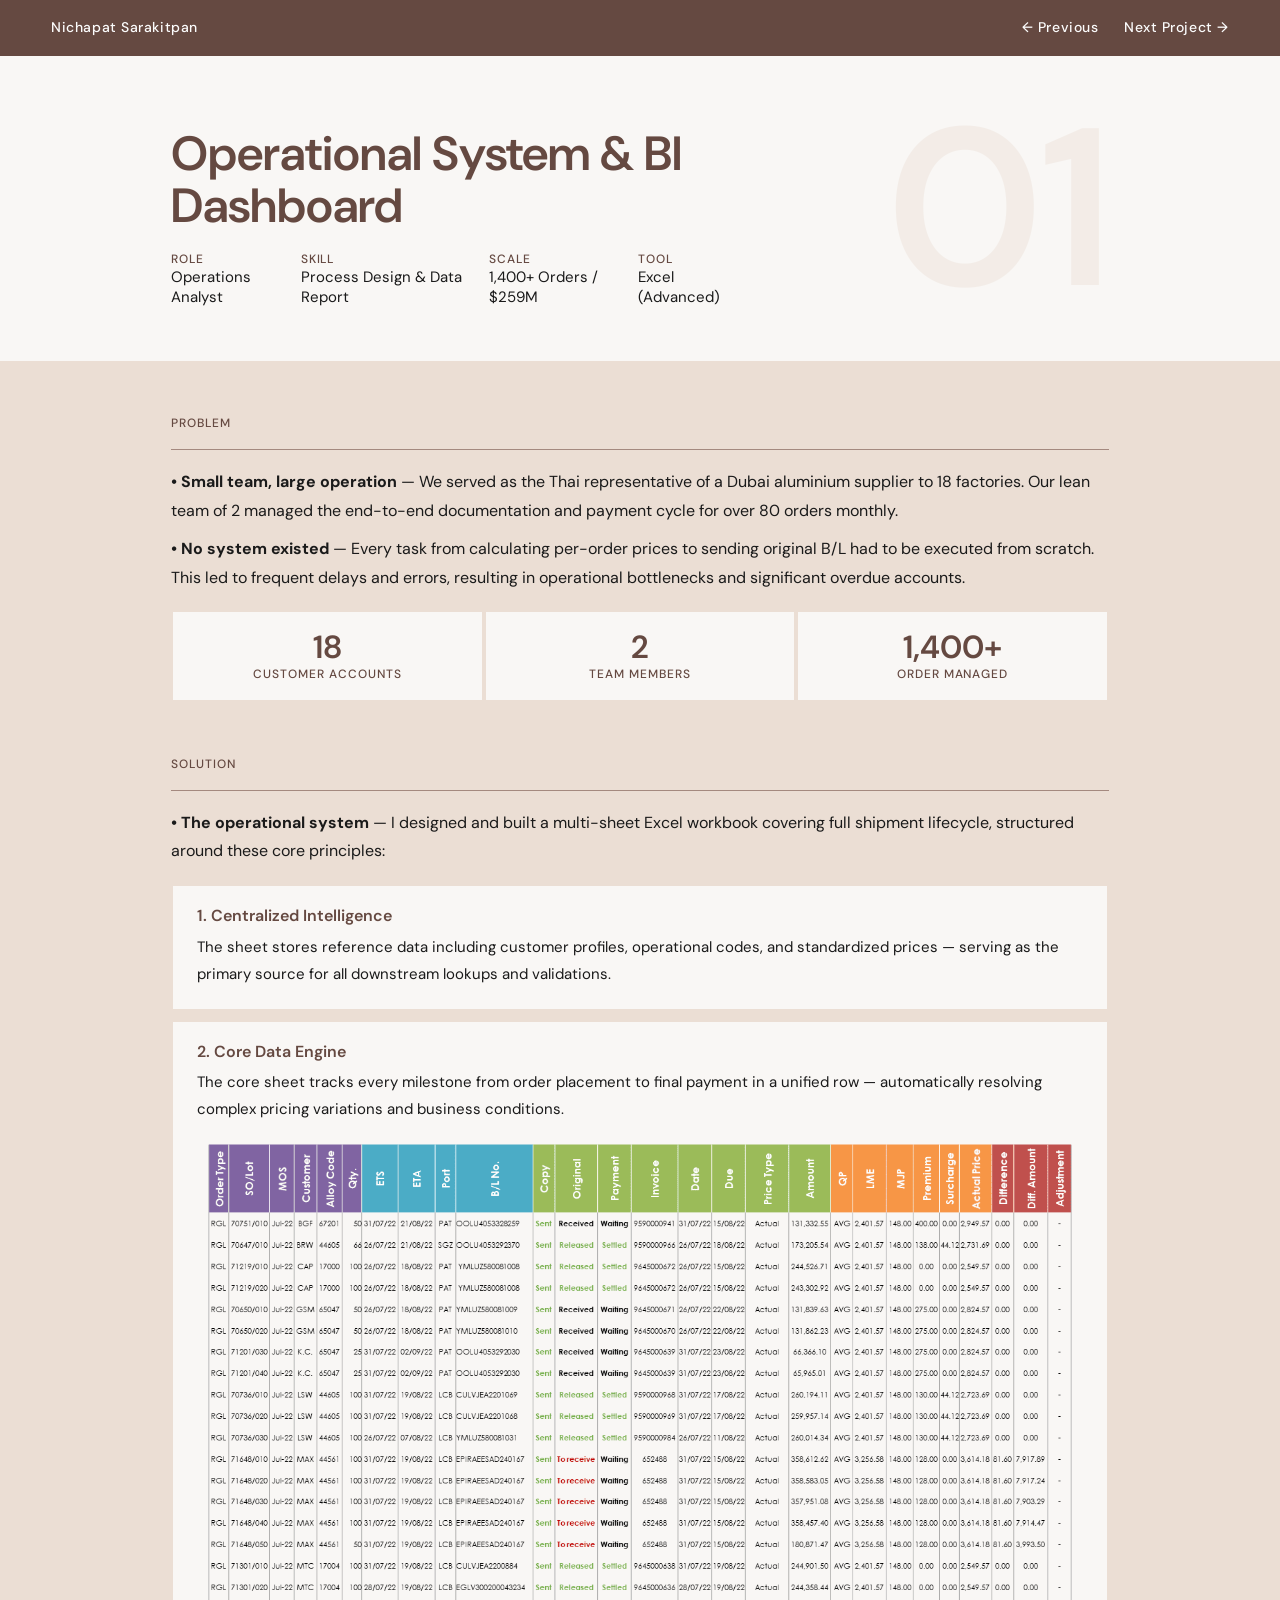
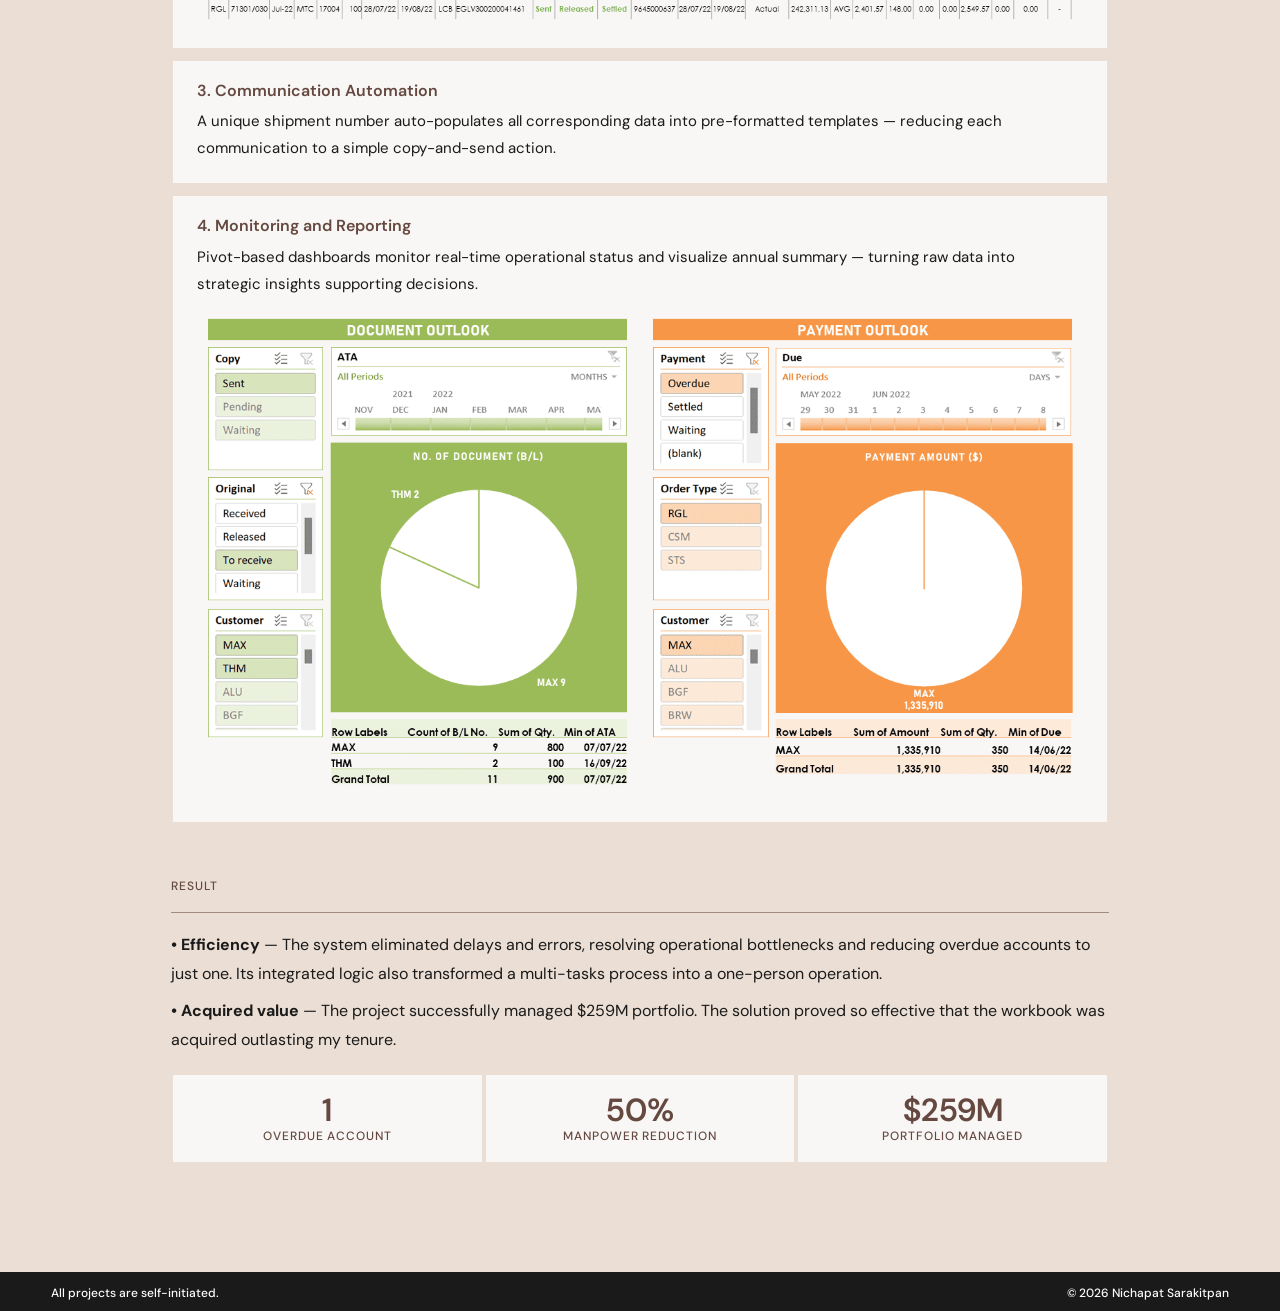
<file: project-1.html>
<!DOCTYPE html>
<html lang="en">
<head>
    <meta charset="UTF-8">
    <meta name="viewport" content="width=device-width, initial-scale=1.0">
    <title> Nichapat | Ops System & BI </title>
    <link rel="stylesheet" href="style.css">          
    <link rel="stylesheet" href="https://fonts.googleapis.com/css2?family=DM+Sans:ital,opsz,wght@0,9..40,300;0,9..40,400;0,9..40,500;0,9..40,600;1,9..40,400&display=swap">  
</head>
<body class="body">
    <nav>
        <div class="nav">
            <a href="index.html" > 
                <span class="full"> Nichapat Sarakitpan </span>
                <span class="short"> Nichapat </span>
            </a></div>
        <div class="nav">
            <a href="project-3.html" > ← Previous </a>
            <a href="project-2.html" > Next Project → </a>
        </div>
    </nav>
    <!-- Banner -->
    <div class="body-cr">
        <div class="banner">      
        <div class="banner-num"> 01 </div>  
        <div class="banner-txt">
            <h3> Operational System & BI Dashboard </h3>
            <div class="nav">
                <div><h5> Role </h5>
                    <p> Operations Analyst </p></div>
                <div><h5> Skill </h5>
                    <p> Process Design & Data Report </p></div>
                <div><h5> Scale </h5>
                    <p> 1,400+ Orders / $259M </p></div>
                <div><h5> Tool </h5>
                    <p> Excel (Advanced) </p></div>
            </div>
        </div>    
        </div>
    </div>
    <div class="body-nr">
        <!-- Problem -->
        <div class="section">
            <h5> Problem </h5> 
            <div class="fulline"></div>    
            <p><b> • Small team, large operation </b> 
                — We served as the Thai representative of a Dubai aluminium supplier to 18 factories. 
                Our lean team of 2 managed the end-to-end documentation and payment cycle for over 80 orders monthly. </p>
            <p><b> • No system existed </b> 
                — Every task from calculating per-order prices to sending original B/L had to be executed from scratch. 
                This led to frequent delays and errors, resulting in operational bottlenecks and significant overdue accounts. </p> 
            <div class="colbox-ct">
                <div class="boxtxt-ct">
                    <h2> 18 </h2>
                    <h5> Customer Accounts </h5></div>
                <div class="boxtxt-ct">
                    <h2> 2 </h2>
                    <h5> Team Members </h5></div>
                <div class="boxtxt-ct">
                    <h2> 1,400+ </h2>
                    <h5> Order Managed </h5></div>
            </div>   
        </div>
        <!-- Solution -->
        <div class="section">
            <h5> Solution </h5> 
            <div class="fulline"></div>
            <p><b> • The operational system </b>
                — I designed and built a multi-sheet Excel workbook covering full shipment lifecycle, 
                structured around these core principles: </p>
            <div class="rowbox">
                <div class="boxtxt">
                    <p><h1> 1. Centralized Intelligence </h1></p> 
                    <p> The sheet stores reference data including customer profiles, operational codes, and standardized prices
                        — serving as the primary source for all downstream lookups and validations. </p></div>
                <div class="boxtxt">
                    <p><h1> 2. Core Data Engine </h1></p> 
                    <p> The core sheet tracks every milestone from order placement to final payment in a unified row 
                        — automatically resolving complex pricing variations and business conditions. </p>
                    <img src="item/P01-1.png" alt="" ></div>
                <div class="boxtxt">
                    <p><h1> 3. Communication Automation </h1></p> 
                    <p> A unique shipment number auto-populates all corresponding data into pre-formatted templates
                        — reducing each communication to a simple copy-and-send action. </p></div>
                <div class="boxtxt">
                    <p><h1> 4. Monitoring and Reporting </h1></p> 
                    <p> Pivot-based dashboards monitor real-time operational status and visualize annual summary 
                        — turning raw data into strategic insights supporting decisions. </p>
                    <img src="item/P01-2.png" alt="" ></div>
            </div>
        </div>
        <!-- Result -->
        <div class="section">
            <h5> Result </h5>
            <div class="fulline"></div> 
            <p><b> • Efficiency </b>
                — The system eliminated delays and errors, resolving operational bottlenecks and reducing overdue accounts to just one. 
                Its integrated logic also transformed a multi-tasks process into a one-person operation. </p>
            <p><b> • Acquired value </b>  
                — The project successfully managed $259M portfolio. 
                The solution proved so effective that the workbook was acquired outlasting my tenure. </p>
            <div class="colbox-ct">
                <div class="boxtxt-ct">
                    <h2> 1 </h2>
                    <h5> Overdue Account </h5></div>
                <div class="boxtxt-ct">
                    <h2> 50% </h2>
                    <h5> Manpower Reduction </h5></div>
                <div class="boxtxt-ct">
                    <h2> $259M </h2>
                    <h5> Portfolio Managed </h5></div>
            </div>
        </div>
    </div>
    <footer class="footer">
        <div><a> All projects are self-initiated. </a></div>
        <div><a> © 2026 Nichapat Sarakitpan </a></div>
    </footer>
</body>
</html>
</file>
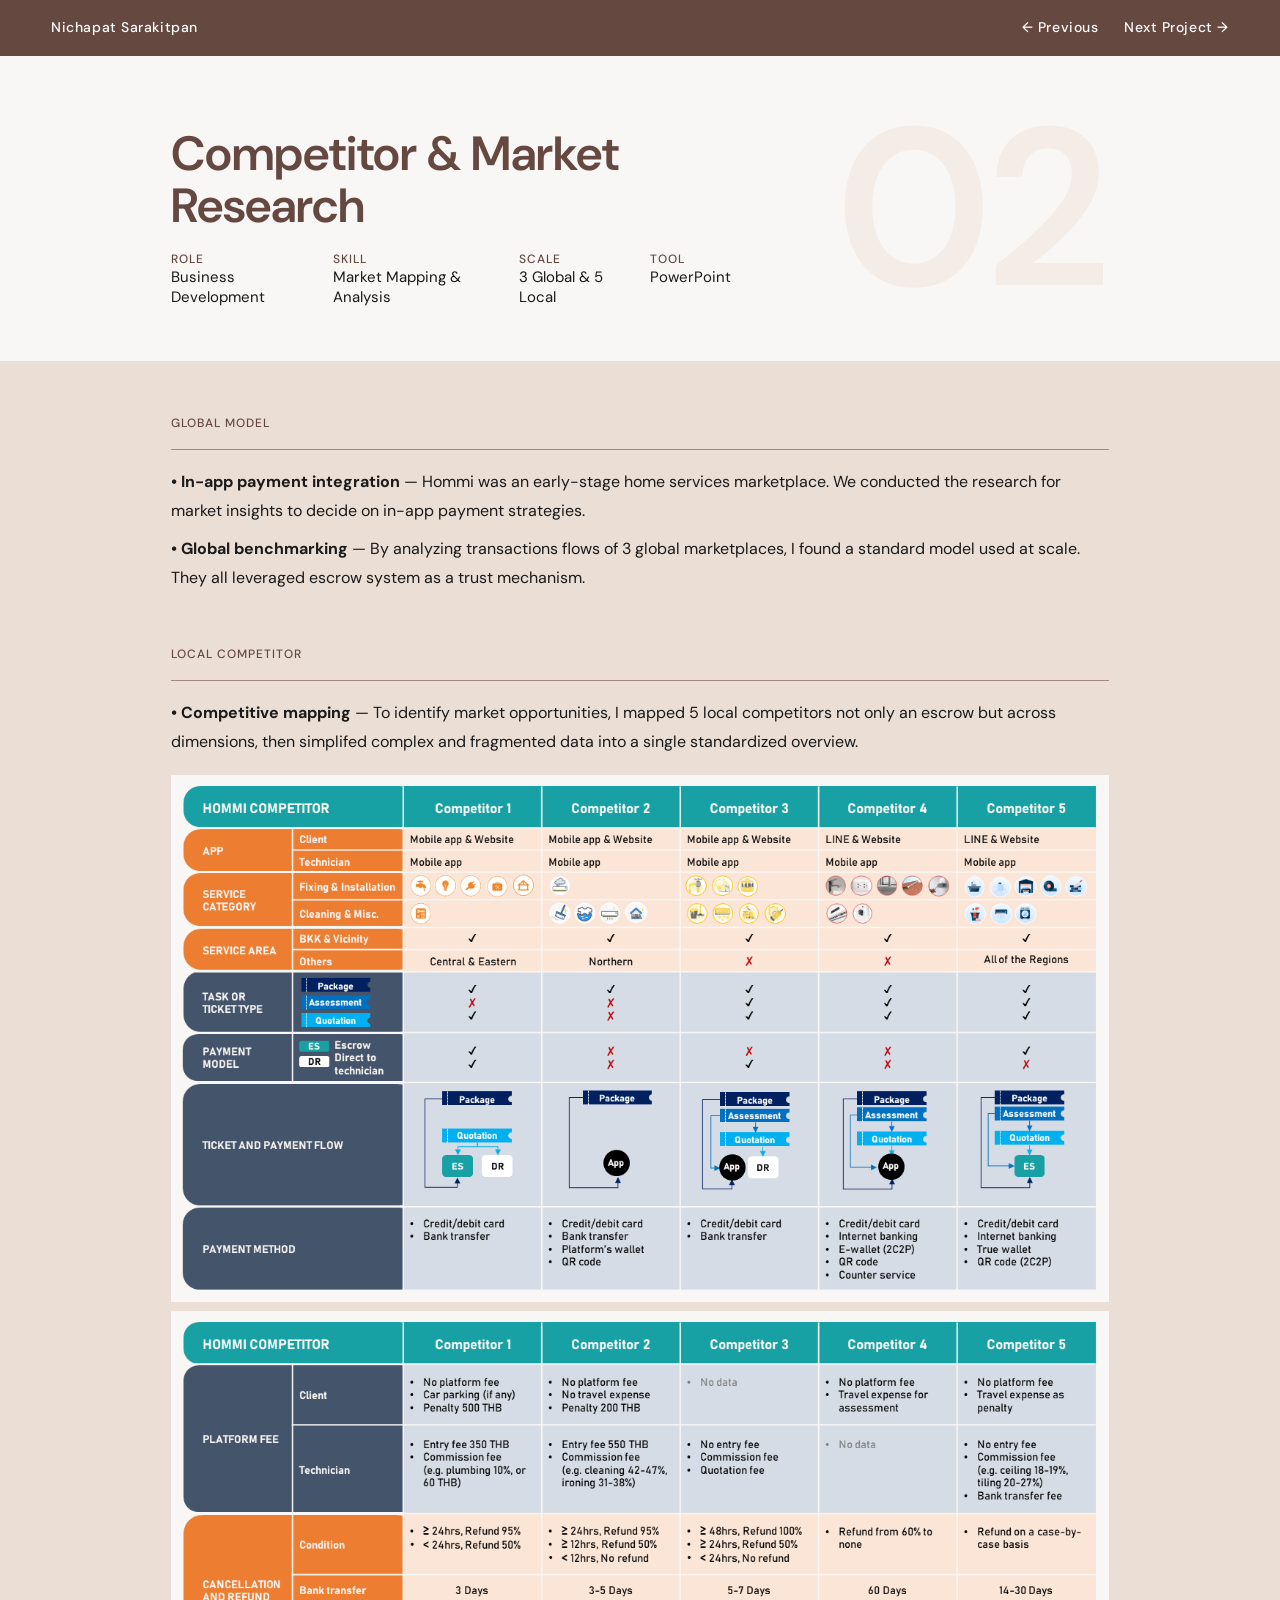
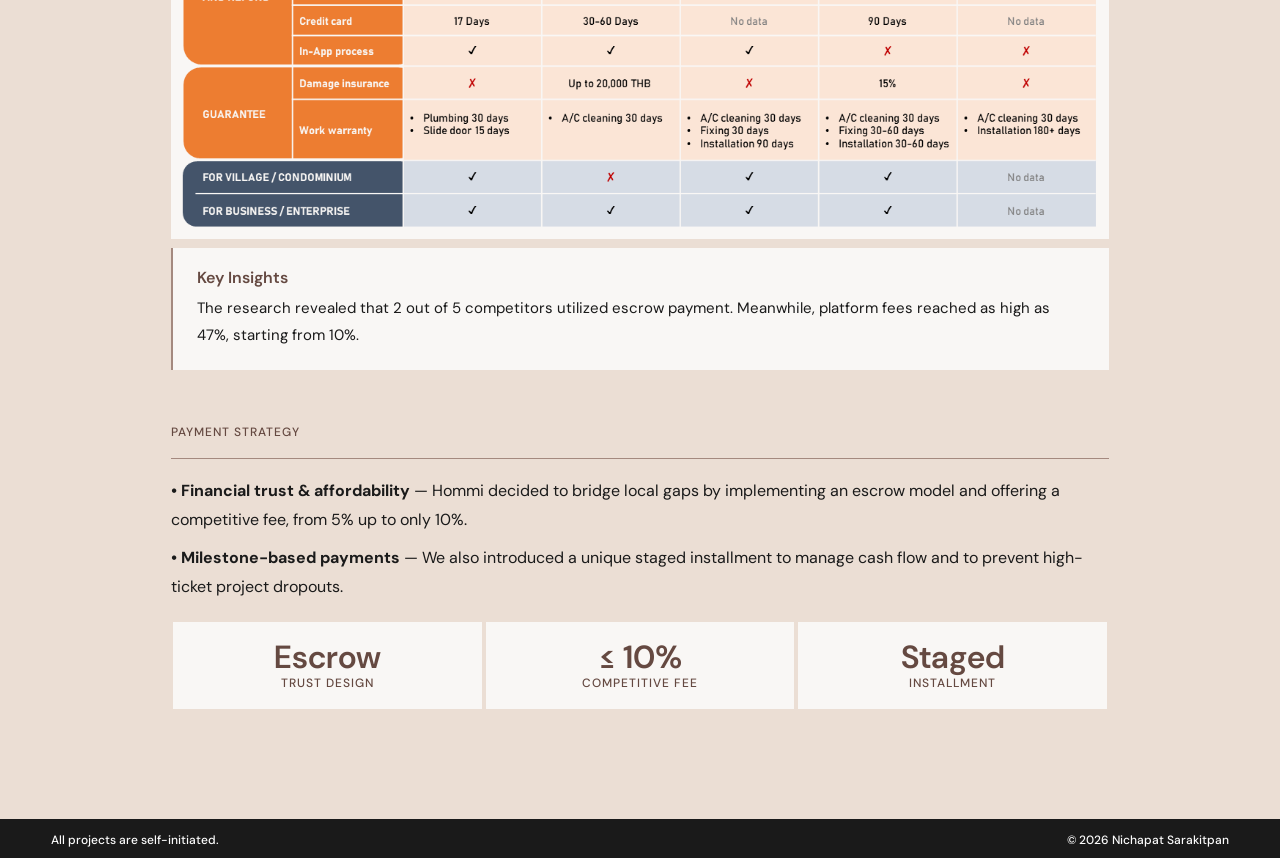
<file: project-2.html>
<!DOCTYPE html>
<html lang="en">
<head>
    <meta charset="UTF-8">
    <meta name="viewport" content="width=device-width, initial-scale=1.0">
    <title> Nichapat | Market Research </title>
    <link rel="stylesheet" href="style.css">          
    <link rel="stylesheet" href="https://fonts.googleapis.com/css2?family=DM+Sans:ital,opsz,wght@0,9..40,300;0,9..40,400;0,9..40,500;0,9..40,600;1,9..40,400&display=swap">  
</head>
<body class="body">
    <nav>
        <div class="nav">
            <a href="index.html" > 
                <span class="full"> Nichapat Sarakitpan </span>
                <span class="short"> Nichapat </span>
            </a></div>
        <div class="nav">
            <a href="project-1.html" > ← Previous </a>
            <a href="project-3.html" > Next Project → </a>
        </div>
    </nav>
    <!-- Banner -->
    <div class="body-cr">
        <div class="banner">      
            <div class="banner-num"> 02 </div>  
            <div class="banner-txt">
                <h3> Competitor & Market Research </h3>
                <div class="nav">
                    <div><h5> Role </h5>
                        <p> Business Development </p></div>
                    <div><h5> Skill </h5>
                        <p> Market Mapping & Analysis </p></div>
                    <div><h5> Scale </h5>
                        <p> 3 Global & 5 Local </p></div>
                    <div><h5> Tool </h5>
                        <p> PowerPoint </p></div>
                </div>
            </div>    
        </div>
    </div>
    <div class="body-nr">
        <!-- Global -->
        <div class="section">
            <h5> Global Model </h5> 
            <div class="fulline"></div>
            <p><b> • In-app payment integration </b> 
                — Hommi was an early-stage home services marketplace. 
                We conducted the research for market insights to decide on in-app payment strategies. </p>
            <p><b> • Global benchmarking </b> 
                — By analyzing transactions flows of 3 global marketplaces, I found a standard model used at scale. 
                They all leveraged escrow system as a trust mechanism. </p>
        </div>
        <!-- Local -->
        <div class="section">
            <h5> Local Competitor </h5> 
            <div class="fulline"></div>     
            <p><b> • Competitive mapping </b> 
                — To identify market opportunities, I mapped 5 local competitors not only an escrow but across dimensions, 
                then simplifed complex and fragmented data into a single standardized overview. </p> 
            <div class="rowbox">
                <img src="item/P02-1.png" alt="" >
                <img src="item/P02-2.png" alt="" >
                <div class="boxtxt-lf">
                    <div><p><h1> Key Insights </h1></p>
                        <p> The research revealed that 2 out of 5 competitors utilized escrow payment. 
                            Meanwhile, platform fees reached as high as 47%, starting from 10%. </p>
                    </div>
                </div>
            </div>          
        </div>
        <!-- Strategy  -->
        <div class="section">
            <h5> Payment Strategy </h5>
            <div class="fulline"></div> 
            <p><b> • Financial trust & affordability  </b>
                — Hommi decided to bridge local gaps by implementing an escrow model and offering a competitive fee, from 5% up to only 10%. </p>
            <p><b> • Milestone-based payments  </b>
                — We also introduced a unique staged installment to manage cash flow and to prevent high-ticket project dropouts. </p>
            <div class="colbox-ct">
                <div class="boxtxt-ct">
                    <h2> Escrow </h2>
                    <h5> Trust Design </h5>
                </div>
                <div class="boxtxt-ct">
                    <h2> ≤ 10%  </h2>
                    <h5> Competitive Fee </h5>
                </div>
                <div class="boxtxt-ct">
                    <h2> Staged  </h2>
                    <h5> Installment </h5>
                </div>
            </div>
        </div>
    </div>
    <footer class="footer">
        <div><a> All projects are self-initiated. </a></div>
        <div><a> © 2026 Nichapat Sarakitpan </a></div>
    </footer>
</body>
</html>
</file>
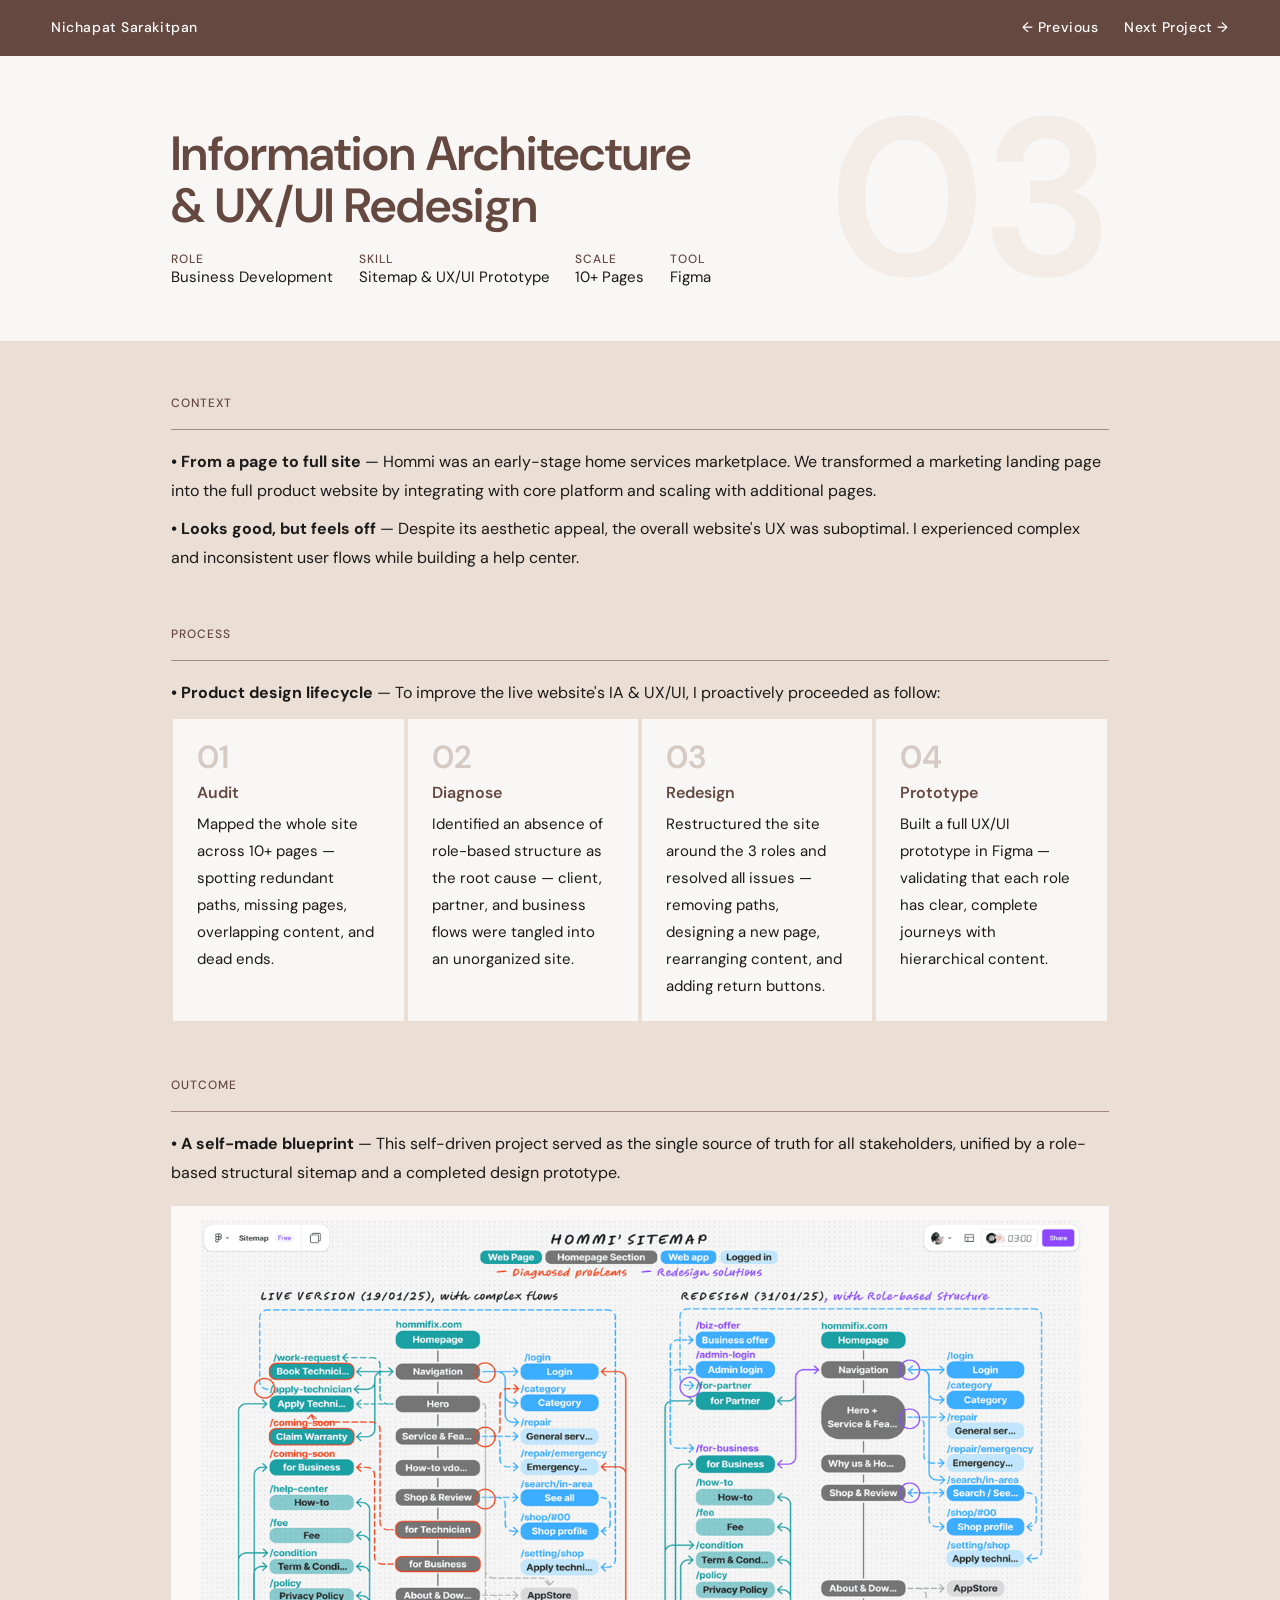
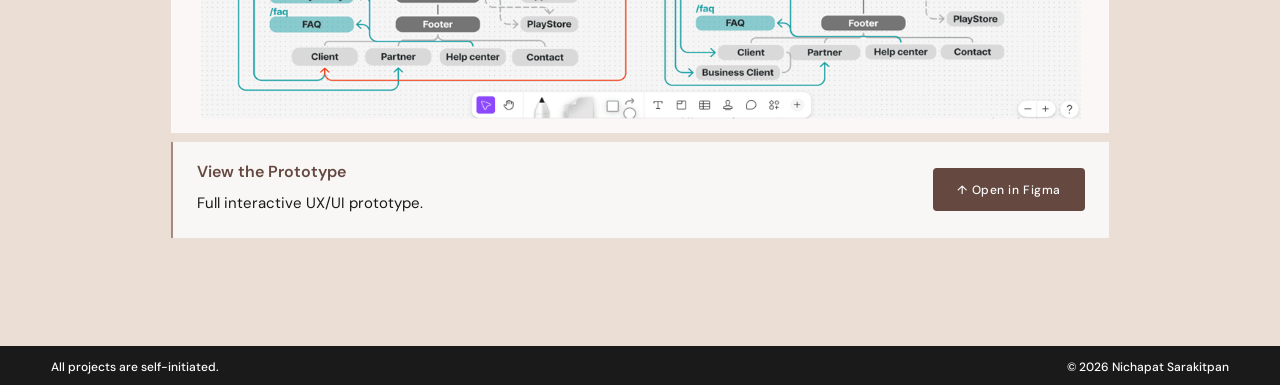
<file: project-3.html>
<!DOCTYPE html>
<html lang="en">
<head>
    <meta charset="UTF-8">
    <meta name="viewport" content="width=device-width, initial-scale=1.0">
    <title> Nichapat | IA & UX/UI Redesign </title>
    <link rel="stylesheet" href="style.css">          
    <link rel="stylesheet" href="https://fonts.googleapis.com/css2?family=DM+Sans:ital,opsz,wght@0,9..40,300;0,9..40,400;0,9..40,500;0,9..40,600;1,9..40,400&display=swap">  
</head>
<body class="body">
    <nav>
        <div class="nav">
            <a href="index.html" > 
                <span class="full"> Nichapat Sarakitpan </span>
                <span class="short"> Nichapat </span>
            </a></div>
        <div class="nav">
            <a href="project-2.html" > ← Previous </a>
            <a href="project-1.html" > Next Project → </a>
        </div>
    </nav>
    <!-- Banner -->
    <div class="body-cr">
        <div class="banner">      
        <div class="banner-num"> 03 </div>  
        <div class="banner-txt"> 
            <h3> Information Architecture & UX/UI Redesign </h3>
            <div class="nav">
                <div><h5> Role </h5>
                    <p> Business Development </p></div>
                <div><h5> Skill </h5>
                    <p> Sitemap & UX/UI Prototype </p></div>
                <div><h5> Scale </h5>
                    <p> 10+ Pages </p></div>
                <div><h5> Tool </h5>
                    <p> Figma </p></div>
            </div>
        </div>    
        </div>
    </div>
    <div class="body-nr">
        <!-- Context -->
        <div class="section">
            <h5> Context </h5> 
            <div class="fulline"></div>
            <p><b> • From a page to full site </b> 
                — Hommi was an early-stage home services marketplace. 
                We transformed a marketing landing page into the full product website
                by integrating with core platform and scaling with additional pages. </p> 
            <p><b> • Looks good, but feels off </b> 
                — Despite its aesthetic appeal, the overall website's UX was suboptimal. 
                I experienced complex and inconsistent user flows while building a help center. </p>
        </div> 
        <!-- Process -->
        <div class="section">
            <h5> Process </h5> 
            <div class="fulline"></div>
            <p><b> • Product design lifecycle </b> 
                — To improve the live website's IA & UX/UI, I proactively proceeded as follow: </p>
            <div class="sqbox">                
                <div class="boxtxt">
                    <p><h2><span> 01 </span></h2></p>
                    <p><h1> Audit </h1></p> 
                    <p> Mapped the whole site across 10+ pages
                        — spotting redundant paths, missing pages, overlapping content, and dead ends. </p>     
                </div>                        
                <div class="boxtxt">
                    <p><h2><span> 02 </span></h2></p>
                    <p><h1> Diagnose </h1></p> 
                    <p> Identified an absence of role-based structure as the root cause
                        — client, partner, and business flows were tangled into an unorganized site. </p> 
                </div>                        
                <div class="boxtxt">
                    <p><h2><span> 03 </span></h2></p>
                    <p><h1> Redesign </h1></p> 
                    <p> Restructured the site around the 3 roles and resolved all issues
                        — removing paths, designing a new page, rearranging content, and adding return buttons. </p>                
                </div>                         
                <div class="boxtxt">
                    <p><h2><span> 04 </span></h2></p>
                    <p><h1> Prototype </h1></p> 
                    <p> Built a full UX/UI prototype in Figma
                        — validating that each role has clear, complete journeys with hierarchical content. </p>                
                </div>                 
            </div>
        </div>   
        <!-- Outcome -->
        <div class="section">
            <h5> Outcome </h5> 
            <div class="fulline"></div>
            <p><b> • A self-made blueprint </b> 
                — This self-driven project served as the single source of truth for all stakeholders, 
                unified by a role-based structural sitemap and a completed design prototype. </p>
            <div class="rowbox">
                <img src="item/P03-1.png" alt="" >
                <div class="boxtxt-lf">
                    <div><p><h1> View the Prototype </h1></p>
                        <p> Full interactive UX/UI prototype. </p></div>                
                    <div class="btn-fm"><a href="https://www.figma.com/proto/SOaRz47baGjRBS2iPaJraR/UX-UI?page-id=0%3A1&node-id=10-38&p=f&viewport=73%2C74%2C0.1&t=0GO7RihqUYW5xurU-1&scaling=scale-down&content-scaling=fixed&starting-point-node-id=10%3A38&show-proto-sidebar=1" target="_blank" rel="noopener noreferrer"> 
                        ↑ Open in Figma </a></div>
                </div>   
            </div>             
        </div>   
    </div>
    <footer class="footer">
        <div><a> All projects are self-initiated. </a></div>
        <div><a> © 2026 Nichapat Sarakitpan </a></div>
    </footer>
</body>
</html>
</file>
<file: style.css>
:root { --black:  #1A1A1A;
        --brown:  #654941;
        --lt-br:  #a4897f;
        --beige:  #ebded4;
        --cream:  #fcfcfcd7; 
        --white:  #fcfcfc; }
*       { margin: 0; padding: 0; box-sizing: border-box; }
html    { scroll-behavior: smooth; }

body    { overflow-x: hidden; font-family: 'DM Sans', sans-serif; }
.body   { margin: 0 auto; max-width: 1920px; background: var(--beige); }
.body-cr{ margin: 0 auto; max-width: 1920px; background: var(--cream); }
.body-nr{ margin: 0 auto; max-width: 1040px; background: var(--beige); } 
nav     { display: flex; justify-content: space-between; background: var(--brown); padding: 2vh 4vw;
          position: sticky; top: 0vh; z-index: 100; }
.nav, .stat 
        { display: flex; gap: 2vh 2vw; }   
footer  { display: flex; justify-content: space-between; background: var(--black); padding: 1vh 4vw; }  
.footer { margin-top: 12vh; }

/* Homepage */        
section { margin: 0 auto; padding: 12vh 4vw; }
.hero   { display: grid; grid-template-columns: 1fr    ; gap: vh vw; padding: 3vh 3vw; 
          position: relative; }
.hero-txt
        { max-width: 960px; }
.stat   { position: absolute; bottom: 2vh; right: 4vw; } 
.stat-txt
        { text-align: right; }         
.project{ display: grid; grid-template-columns: 1fr 1fr; gap: 3vh 3vw; padding: 3vh 3vw; align-items: center; }
.profile{ display: grid; grid-template-columns: 1fr 3fr; gap: 1vh 1vw; padding: 3vh 3vw; } 
.contact{ display: flex; justify-content: space-between; background: var(--brown); padding: 12vh 4vw; }

/* Non-Homepage */
.section{ margin: 0 auto; padding: 0vh 4vw; margin-top: 6vh; margin-bottom: 6vh; }
.banner { display: grid; grid-template-columns: 1fr    ; gap: 2vh 2vw; padding: 6vh 4vw; align-items: center;  
          position: relative; 
          margin: 0 auto; max-width: 1040px; }
.banner-num     
        { position: absolute; bottom: vh; right: 4vw;
          z-index: 1; font-size: 14rem; font-weight: 600; color: var(--beige); opacity: 0.4; }
.banner-txt     
        { z-index: 2; max-width: 560px; }
.colbox-ct
        { text-align: center; }
.colbox, .colbox-ct
        { display: grid; grid-template-columns: 1fr 1fr 1fr   ; margin-top: 2vh; margin-bottom: 2vh; }
.rowbox { display: grid; grid-template-columns: 1fr           ; margin-top: 2vh; margin-bottom: 2vh; gap: 1vh; }
.sqbox  { display: grid; grid-template-columns: repeat(4, 1fr); margin: 0px 0px; gap: 0; }
.boxtxt-ct
        { border: 2px solid; color: var(--beige); background: var(--cream); padding: 2vh 2vw; }
.boxtxt { border: 2px solid; color: var(--beige); background: var(--cream); padding: 12px 24px; }
.boxtxt-lf
        { border-left: 2px solid; color: var(--lt-br); background: var(--cream); padding: 12px 24px; 
          display: flex; justify-content: space-between; align-items: center; flex-wrap: wrap; gap: 1vh; }

/* Component */
img     { object-fit: contain; height: auto; max-width: 100%; }
.dash   { display: inline-flex; align-items: center; gap: 4px; }
.dash::before   
        { display: inline-block; content: ''; 
          background: var(--lt-br); height: 1px; width: 44px; }
.line, .fulline
        { background: var(--lt-br); height: 1px; 
          margin: 2vh 4vw; } 
.fulline{ margin: 2vh 0vw; } 
.tag    { 
        display: inline-block;
        background-color: var(--lt-br); border-radius: 40px;
        margin: 2px 0px; padding: 4px 10px; }
.btn, .btn-fm { 
        display: inline-block; flex-shrink: 0; 
        background-color: var(--brown); border-radius: 4px;
        margin: 0px; padding: 12px 24px; } 
.icon   { 
        display: inline-block; 
        background-color: var(--lt-br); border-radius: 50%;
        margin: 2px; padding: 8px 8px; 
        height: 30px; width: 30px; font-size: 14px; }

/* Font */
h1      { font-size: 1.0rem; font-weight: 600; line-height: 1.1; color: var(--brown); }
h1 span { font-size: 1.0rem; font-weight: 600; line-height: 1.1; color: var(--lt-br); }
h2      { font-size: 2.0rem; font-weight: 600; line-height: 1.1; color: var(--brown); }
h2 span { font-size: 2.0rem; font-weight: 600; line-height: 1.1; color: var(--lt-br); opacity: 0.4; }
h3      { font-size: 3.0rem; font-weight: 600; line-height: 1.1; color: var(--brown); }
h3 span { font-size: 3.0rem; font-weight: 300; line-height: 1.1; color: var(--black); }
h4, .nav a, .btn a, .btn-fm, .contact a  
        { font-size: 14px; font-weight: 500; letter-spacing: 0.04em; color: var(--white); }
h5      { font-size: 12px; font-weight: 500; letter-spacing: 0.08em; color: var(--brown); text-transform: uppercase; }
a       { font-size: 12px; font-weight: 500; line-height: 1.4; color: var(--white); text-decoration: none; }
p       { font-size: 16px; font-weight: 400; line-height: 1.8; color: var(--black); }

/* More Font */
.hero h3, .hero h3 span
        { font-size: 3.8rem; margin-top: 4vh; margin-bottom: 4vh; }
.hero h2, .project h2, .project h2 span, .contact h2    
        { font-size: 2.8rem; }
.hero h4, .profile p, .boxtxt p, .boxtxt-lf p  
        { font-size: 15px; }       
.hero p { margin-top: 3vh; margin-bottom: 5vh; }  
.project h5, .project p, .profile h5, .section p
        { margin-top: 1vh; margin-bottom: 1vh; }   
.profile h1         
        { font-size: 1.1rem; }
.banner h3
        { margin-top: 2vh; margin-bottom: 2vh; } 
.banner p
        { font-size: 15px; line-height: normal; } 

/* Hover */
.nav a:hover, .btn:hover, .btn-fm:hover 
        { cursor: pointer; transform: translateY(-2px); }
.project:hover 
        { cursor: pointer; background: var(--cream); }

/* Responsive */
.short  { display: none; }
@media  ( max-width: 1040px ) {
.hero h3, .hero h3 span
        { font-size: 3.4rem; }
.hero h2, .contact h2    
        { font-size: 2.4rem; }
.project h2, .project h2 span   
        { font-size: 2.2rem; }
.project h4   
        { font-size: 13px; }
.project p   
        { font-size: 15px; }
}
@media  ( max-width: 960px ) {
.sqbox  { display: grid; grid-template-columns: 1fr 1fr; }
}
@media  ( max-width: 800px ) {  
.btn    { margin-bottom: 4vh; }  
.stat, .nav   
        { bottom: -6vh; right: 2vw; gap: 3vh 3vw; }
.project{ display: grid; grid-template-columns: 1fr; } 
.project-img
        { order: +1; } 
.project h2, .project h2 span 
        { font-size: 2.4rem; }
.project h4   
        { font-size: 14px; }
.project p   
        { font-size: 16px; }
}
@media  ( max-width: 720px ) { 
.profile, .contact   
        { display: grid; grid-template-columns: 1fr; gap: 2vh; }
}
@media  ( max-width: 560px ) { 
.hero h3, .hero h3 span
        { font-size: 3.2rem; }
.hero h2{ font-size: 2.2rem; }
.stat h5{ font-size: 10px; }   
.btn-fm { margin-bottom: 1vh; }  
}
@media  ( max-width: 400px ) { 
.full   { display: none; }
.short  { display: flex; }
.hero h2{ font-size: 1.8rem; }
.stat h5{ font-size: 9px; }   
.sqbox  { display: grid; grid-template-columns: 1fr; }
}
</file>
